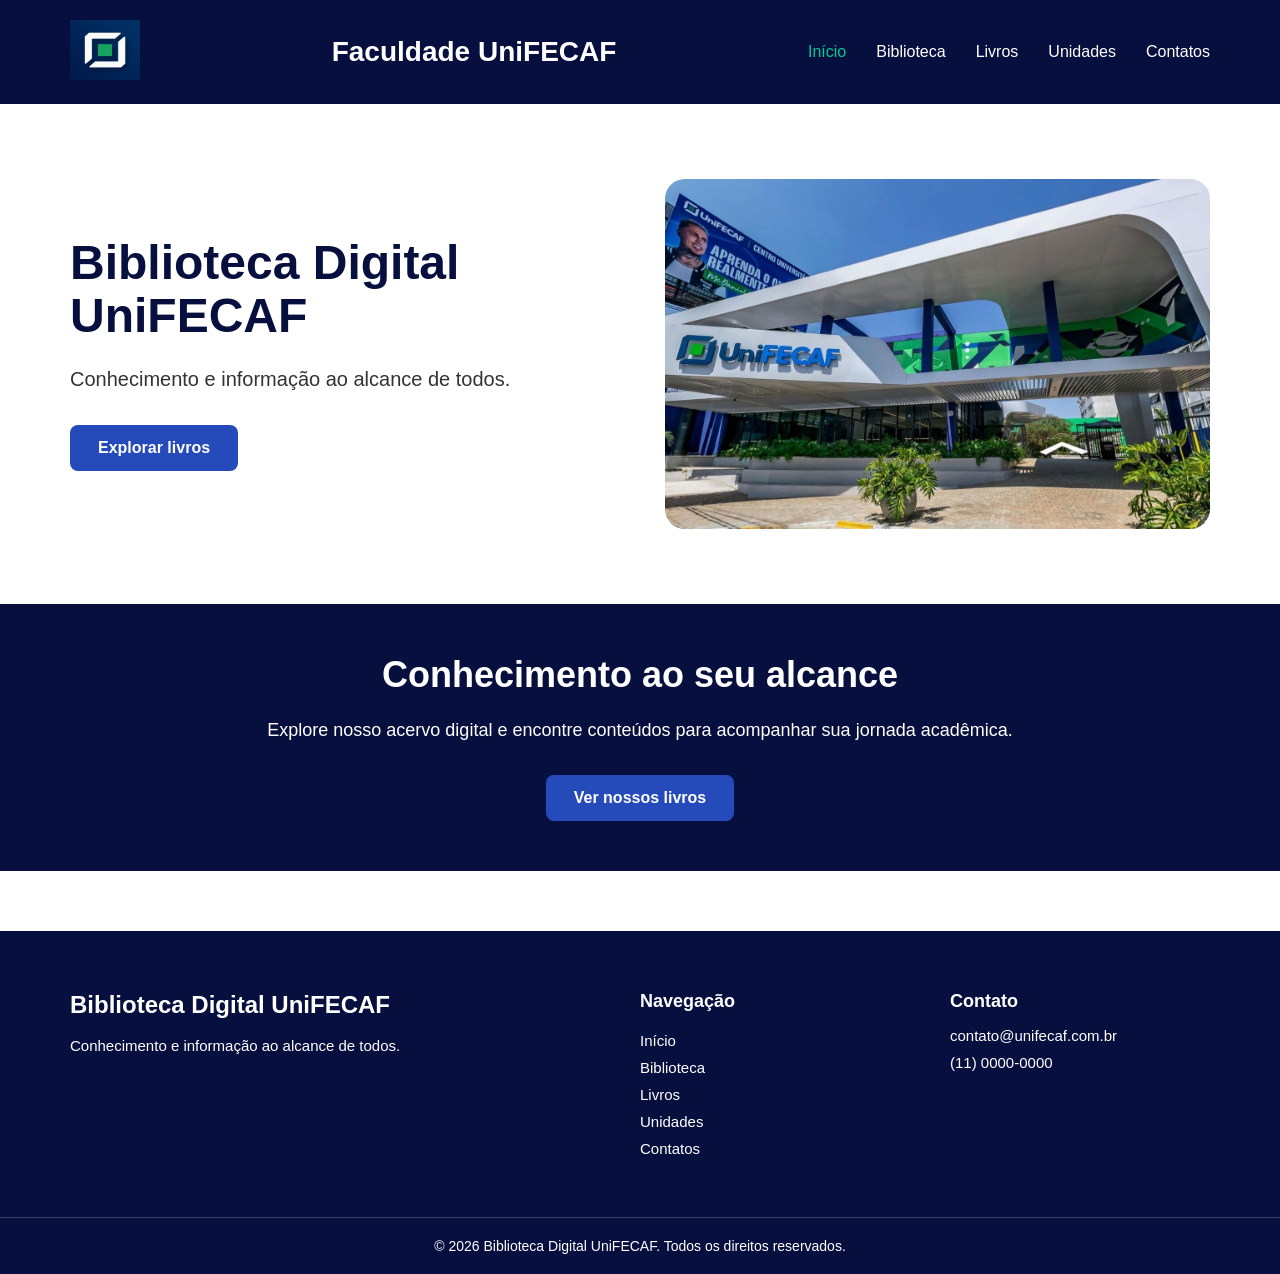
<file: index.html>
<!DOCTYPE html>

<html lang="pt-BR">

<head>
    <meta charset="UTF-8">
    <meta name="viewport" content="width=device-width, initial-scale=1.0">

    <title>Biblioteca Digital UNIFECAF</title>

    <link rel="stylesheet" href="css/style.css">
</head>

<body>

    <!-- HEADER -->
    <header>

        <nav>

            <div>
                <img src="image/uni2.jpg" width="70" height="60" alt="UniFECAF">
            </div>

            <div class="logo">
                Faculdade UniFECAF
            </div>

            <ul>
                <li>
                    <a href="index.html" class="pagina-atual">Início</a>
                </li>
                <li>
                    <a href="biblioteca.html">Biblioteca</a>
                </li>

                <li>
                    <a href="livros.html">Livros</a>
                </li>

                <li>
                    <a href="unidades.html">Unidades</a>
                </li>

                <li>
                    <a href="contato.html">Contatos</a>
                </li>
            </ul>

        </nav>

    </header>


    <!-- CONTEÚDO PRINCIPAL -->
    <main>

        <!-- HERO -->
        <section class="hero" id="inicio">

            <div class="hero-conteudo">

                <h1>
                    Biblioteca Digital UniFECAF
                </h1>

                <p>
                    Conhecimento e informação ao alcance de todos.
                </p>

                <a href="livros.html" class="botao">
                    Explorar livros
                </a>

            </div>

            

            <div class="hero-imagem">

                <img src="image/unni.jpg" width="70" height="60">

            </div>

        </section>
        
        <!-- DESTAQUE -->
        <section class="destaque">

            <div class="destaque-conteudo">

                <h2>
                    Conhecimento ao seu alcance
                </h2>

                <p>
                    Explore nosso acervo digital e encontre conteúdos
                    para acompanhar sua jornada acadêmica.
                </p>

                <a href="livros.html" class="botao">
                    Ver nossos livros
                </a>

            </div>

        </section>

    </main>


    <!-- FOOTER -->
    <footer>

        <div class="footer-conteudo">

        <div class="footer-info">

            <h2>
                Biblioteca Digital UniFECAF
            </h2>

            <p>
                Conhecimento e informação ao alcance de todos.
            </p>

        </div>


        <div class="footer-links">

            <h3>
                Navegação
            </h3>

                <a href="index.html">
                    Início
                </a>

                <a href="biblioteca.html">
                    Biblioteca
                </a>

                <a href="livros.html">
                    Livros
                </a>

                <a href="unidades.html">
                    Unidades
                </a>

                <a href="contato.html">
                    Contatos
                </a>

        </div>


        <div class="footer-contato">

            <h3>
                Contato
            </h3>

            <p>
                contato@unifecaf.com.br
            </p>

            <p>
                (11) 0000-0000
            </p>

        </div>

        </div>


        <div class="footer-final">

            <p>
                © 2026 Biblioteca Digital UniFECAF. Todos os direitos reservados.
            </p>

        </div>

    </footer>

</body>

</html>
</file>
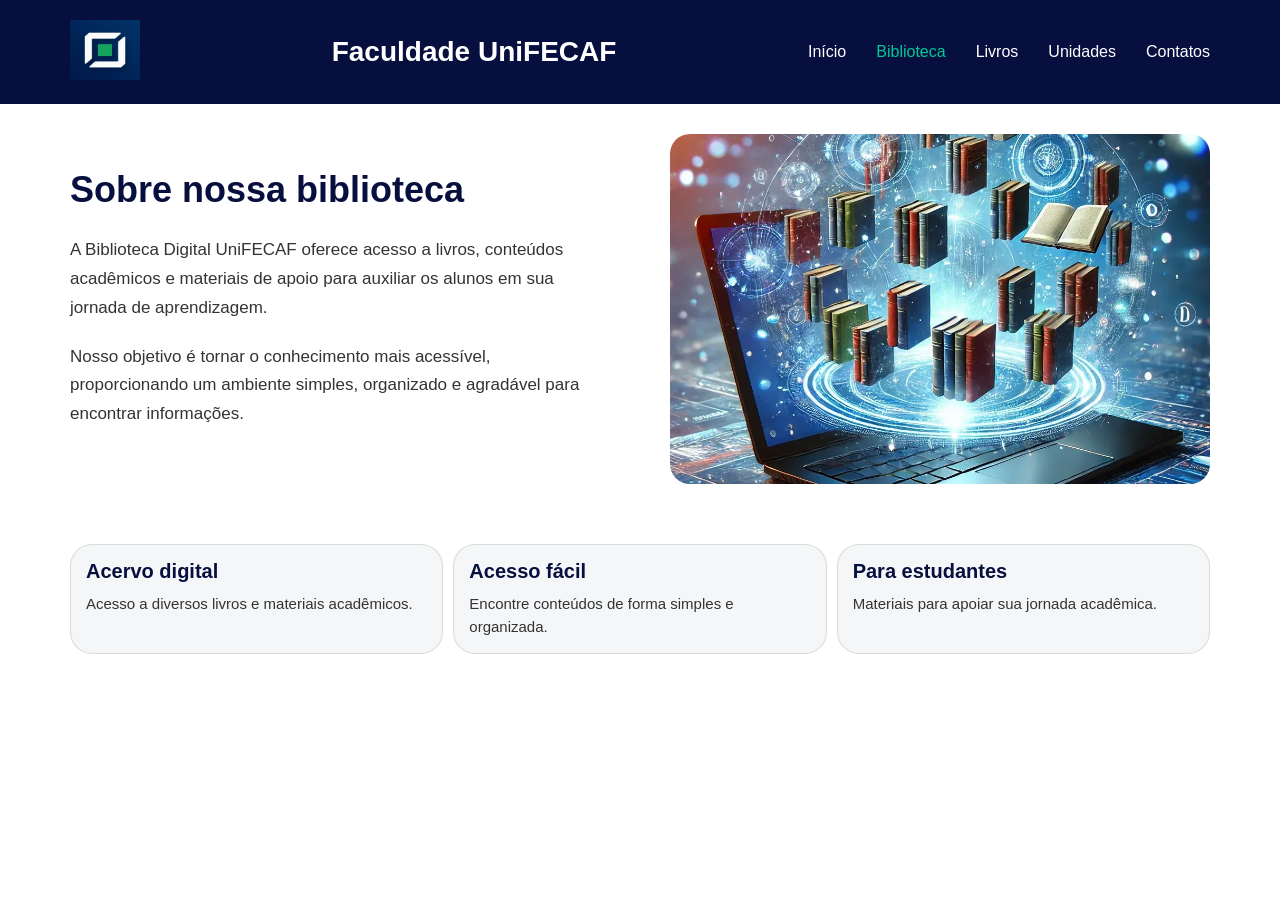
<file: biblioteca.html>
<!DOCTYPE html>

<html lang="pt-BR">

<head>

    <meta charset="UTF-8">
    <meta name="viewport" content="width=device-width, initial-scale=1.0">

    <title>Biblioteca Digital UNIFECAF</title>

    <link rel="stylesheet" href="css/style.css">

</head>

<body>

    <!-- HEADER -->
    <header>

        <nav>

            <div>
                <img src="image/uni2.jpg" width="70" height="60" alt="UniFECAF">
            </div>

            <div class="logo">
                Faculdade UniFECAF
            </div>

            <ul>

                <li>
                    <a href="index.html">Início</a>
                </li>

                <li>
                    <a href="biblioteca.html" class="pagina-atual">Biblioteca</a>
                </li>

                <li>
                    <a href="livros.html">Livros</a>
                </li>

                <li>
                    <a href="unidades.html">Unidades</a>
                </li>

                <li>
                    <a href="contato.html">Contatos</a>
                </li>

            </ul>

        </nav>

    </header>


    <!-- CONTEÚDO PRINCIPAL -->
    <main>

        <!-- BIBLIOTECA -->
        <section class="biblioteca">

            <div class="biblioteca-conteudo">

                <h2>
                    Sobre nossa biblioteca
                </h2>

                <p>
                    A Biblioteca Digital UniFECAF oferece acesso a livros,
                    conteúdos acadêmicos e materiais de apoio para auxiliar
                    os alunos em sua jornada de aprendizagem.
                </p>

                <p>
                    Nosso objetivo é tornar o conhecimento mais acessível,
                    proporcionando um ambiente simples, organizado e
                    agradável para encontrar informações.
                </p>

            </div>


            <div class="biblioteca-imagem">

                <img src="image/bibuni.png" width="70" height="60">

            </div>


            <div class="biblioteca-info">
                <!--INFO CARD - BIBLIOTECA-->
                <div class="info-card">

                    <h3>
                        Acervo digital
                    </h3>

                    <p>
                        Acesso a diversos livros e materiais acadêmicos.
                    </p>

                </div>


                <div class="info-card">

                    <h3>
                        Acesso fácil
                    </h3>

                    <p>
                        Encontre conteúdos de forma simples e organizada.
                    </p>

                </div>


                <div class="info-card">

                    <h3>
                        Para estudantes
                    </h3>

                    <p>
                        Materiais para apoiar sua jornada acadêmica.
                    </p>

                </div>

            </div>

        </section>

    </main>


    <!-- FOOTER -->
    <footer>

    </footer>

</body>

</html>
</file>
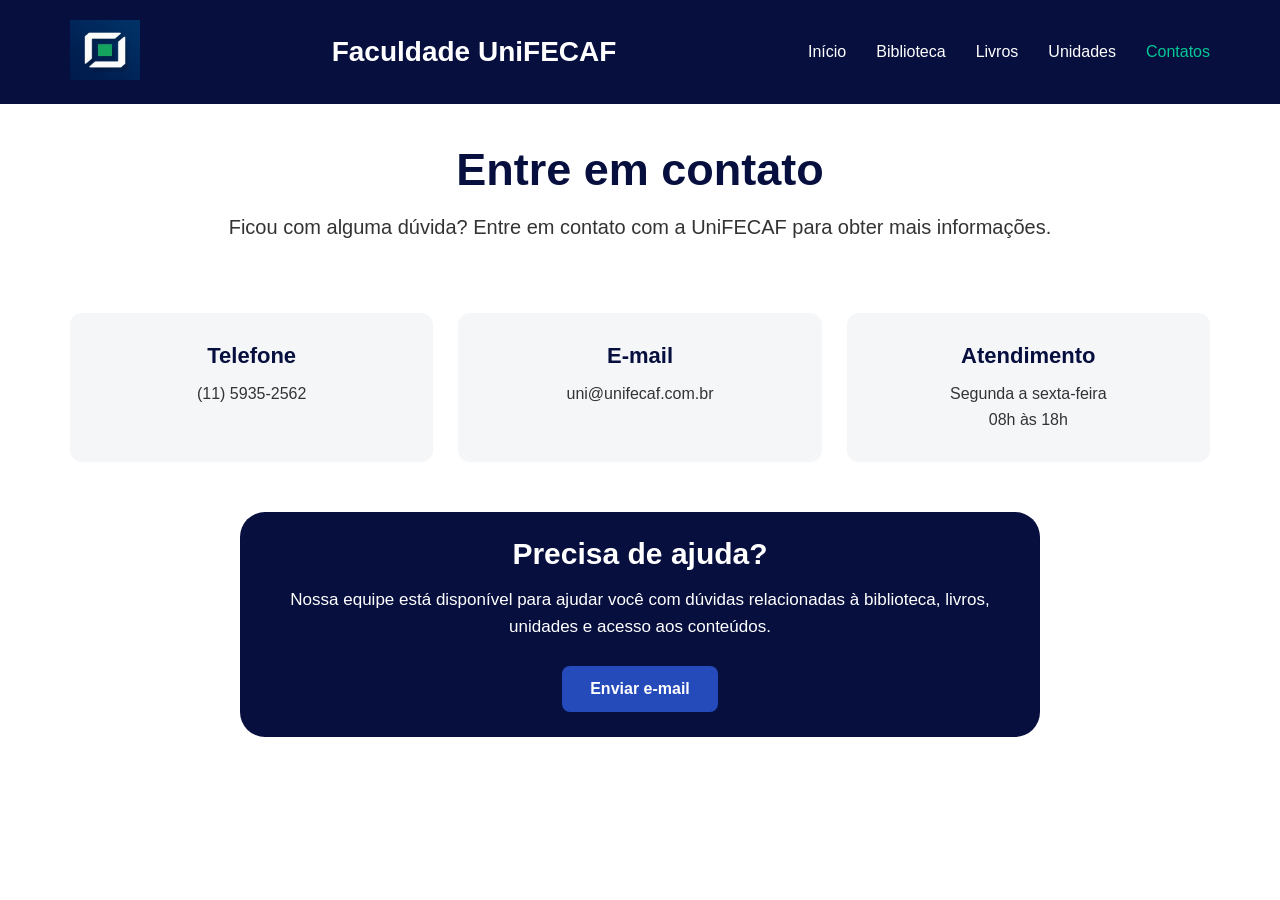
<file: contato.html>
<!DOCTYPE html>

<html lang="pt-BR">

<head>

    <meta charset="UTF-8">
    <meta name="viewport" content="width=device-width, initial-scale=1.0">

    <title>Contatos | Biblioteca Digital UNIFECAF</title>

    <link rel="stylesheet" href="css/style.css">

</head>

<body>

    <!-- HEADER -->
    <header>

        <nav>

            <div>
                <img src="image/uni2.jpg" width="70" height="60" alt="Logo da UniFECAF">
            </div>

            <div class="logo">
                Faculdade UniFECAF
            </div>

            <ul>

                <li>
                    <a href="index.html">Início</a>
                </li>

                <li>
                    <a href="biblioteca.html">Biblioteca</a>
                </li>

                <li>
                    <a href="livros.html">Livros</a>
                </li>

                <li>
                    <a href="unidades.html">Unidades</a>
                </li>

                <li>
                    <a href="contato.html" class="pagina-atual">Contatos</a>
                </li>

            </ul>

        </nav>

    </header>


    <!-- CONTEÚDO PRINCIPAL -->
    <main>

        <!-- CONTATO -->
        <section class="contato">

            <div class="contato-conteudo">

                <h1>
                    Entre em contato
                </h1>

                <p>
                    Ficou com alguma dúvida? Entre em contato com a
                    UniFECAF para obter mais informações.
                </p>

            </div>


            <!-- INFORMAÇÕES DE CONTATO -->
            <div class="contato-info">

                <div class="contato-card">

                    <h2>
                        Telefone
                    </h2>

                    <p>
                        (11) 5935-2562
                    </p>

                </div>


                <div class="contato-card">

                    <h2>
                        E-mail
                    </h2>

                    <p>
                        uni@unifecaf.com.br
                    </p>

                </div>


                <div class="contato-card">

                    <h2>
                        Atendimento
                    </h2>

                    <p>
                        Segunda a sexta-feira
                        <br>
                        08h às 18h
                    </p>

                </div>

            </div>


            <!-- MENSAGEM -->
            <div class="contato-mensagem">

                <h2>
                    Precisa de ajuda?
                </h2>

                <p>
                    Nossa equipe está disponível para ajudar você
                    com dúvidas relacionadas à biblioteca, livros,
                    unidades e acesso aos conteúdos.
                </p>

                <a href="mailto:contato@unifecaf.com.br" class="botao">
                    Enviar e-mail
                </a>

            </div>

        </section>

    </main>


    <!-- FOOTER -->
    <footer>

    </footer>

</body>

</html>
</file>
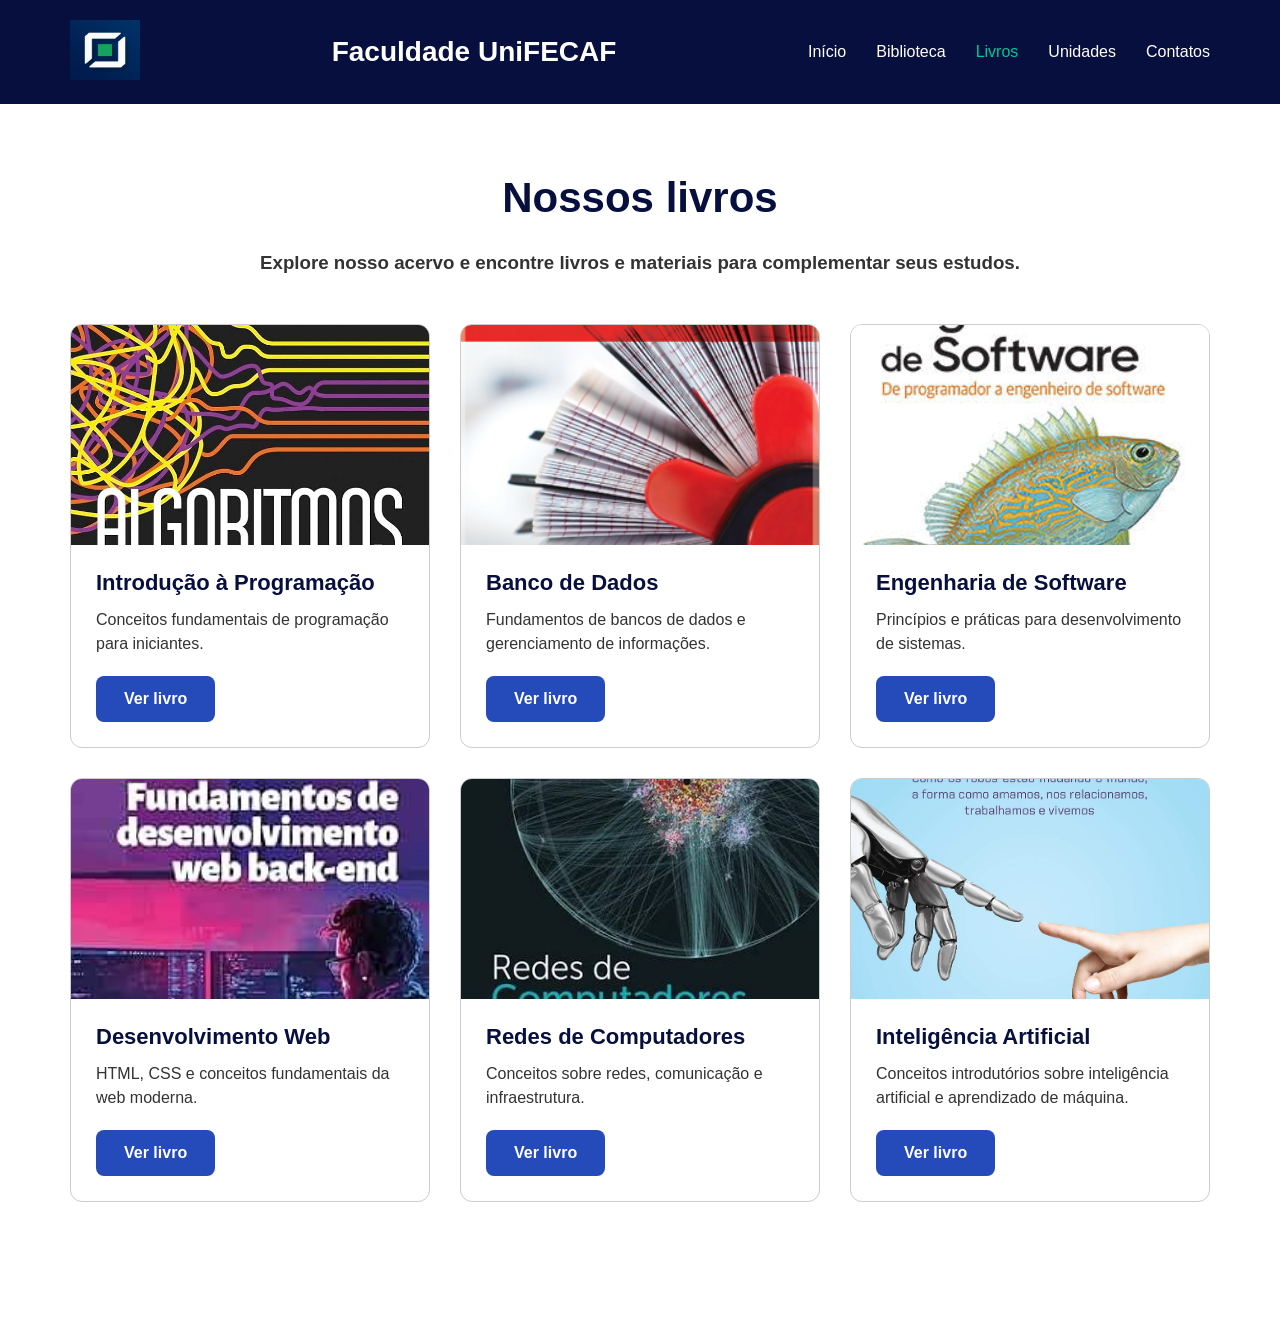
<file: livros.html>
<!DOCTYPE html>

<html lang="pt-BR">

<head>

    <meta charset="UTF-8">
    <meta name="viewport" content="width=device-width, initial-scale=1.0">

    <title>Livros | Biblioteca Digital UNIFECAF</title>

    <link rel="stylesheet" href="css/style.css">

</head>

<body>

    <!-- HEADER -->
    <header>

        <nav>

            <div>
                <img src="image/uni2.jpg" width="70" height="60" alt="UniFECAF">
            </div>

            <div class="logo">
                Faculdade UniFECAF
            </div>

            <ul>

                <li>
                    <a href="index.html">Início</a>
                </li>

                <li>
                    <a href="biblioteca.html">Biblioteca</a>
                </li>

                <li>
                    <a href="livros.html" class="pagina-atual">Livros</a>
                </li>

                <li>
                    <a href="unidades.html">Unidades</a>
                </li>

                <li>
                    <a href="contato.html">Contatos</a>
                </li>

            </ul>

        </nav>

    </header>


    <!-- CONTEÚDO PRINCIPAL -->
    <main>

        <!-- LIVROS -->
        <section class="livros">

            <div class="livros-conteudo">

                <h1>
                    Nossos livros
                </h1>

                <h3>
                    Explore nosso acervo e encontre livros e materiais
                    para complementar seus estudos.
                </h3>

            </div>


            <!-- LISTA DE LIVROS -->
            <div class="livros-grid">

                <!-- LIVRO 1 -->
                <div class="livro-card">

                    <div class="livro-imagem">

                        <img src="image/livroprogram.jpg" alt="Lógica e Algoritmos">

                    </div>

                    <div class="livro-conteudo">

                        <h2>
                            Introdução à Programação
                        </h2>

                        <p>
                            Conceitos fundamentais de programação
                            para iniciantes.
                        </p>

                        <a href="#" class="botao">
                            Ver livro
                        </a>

                    </div>

                </div>


                <!-- LIVRO 2 -->
                <div class="livro-card">

                    <div class="livro-imagem">

                        <img src="image/livrosql.png" alt="SQL e Teoria Relacional">

                    </div>

                    <div class="livro-conteudo">

                        <h2>
                            Banco de Dados
                        </h2>

                        <p>
                            Fundamentos de bancos de dados e
                            gerenciamento de informações.
                        </p>

                        <a href="#" class="botao">
                            Ver livro
                        </a>

                    </div>

                </div>


                <!-- LIVRO 3 -->
                <div class="livro-card">

                    <div class="livro-imagem">

                        <img src="image/engsoft.jpg" alt="Engenharia de Software e Algoritmos">

                    </div>

                    <div class="livro-conteudo">

                        <h2>
                            Engenharia de Software
                        </h2>

                        <p>
                            Princípios e práticas para desenvolvimento
                            de sistemas.
                        </p>

                        <a href="#" class="botao">
                            Ver livro
                        </a>

                    </div>

                </div>


                <!-- LIVRO 4 -->
                <div class="livro-card">

                    <div class="livro-imagem">

                        <img src="image/web.jpg" alt="Desenvolvimento Web - Backend">

                    </div>

                    <div class="livro-conteudo">

                        <h2>
                            Desenvolvimento Web
                        </h2>

                        <p>
                            HTML, CSS e conceitos fundamentais da
                            web moderna.
                        </p>

                        <a href="#" class="botao">
                            Ver livro
                        </a>

                    </div>

                </div>


                <!-- LIVRO 5 -->
                <div class="livro-card">

                    <div class="livro-imagem">

                        <img src="image/redes.jpg" alt="Livro Rede de Computadores">

                    </div>

                    <div class="livro-conteudo">

                        <h2>
                            Redes de Computadores
                        </h2>

                        <p>
                            Conceitos sobre redes, comunicação e
                            infraestrutura.
                        </p>

                        <a href="#" class="botao">
                            Ver livro
                        </a>

                    </div>

                </div>


                <!-- LIVRO 6 -->
                <div class="livro-card">

                    <div class="livro-imagem">

                        <img src="image/ia.jpg" alt="Inteligência Artificial Moderna">
                        
                    </div>

                    <div class="livro-conteudo">

                        <h2>
                            Inteligência Artificial
                        </h2>

                        <p>
                            Conceitos introdutórios sobre inteligência
                            artificial e aprendizado de máquina.
                        </p>

                        <a href="#" class="botao">
                            Ver livro
                        </a>

                    </div>

                </div>

            </div>

        </section>

    </main>


    <!-- FOOTER -->
    <footer>

    </footer>

</body>

</html>
</file>
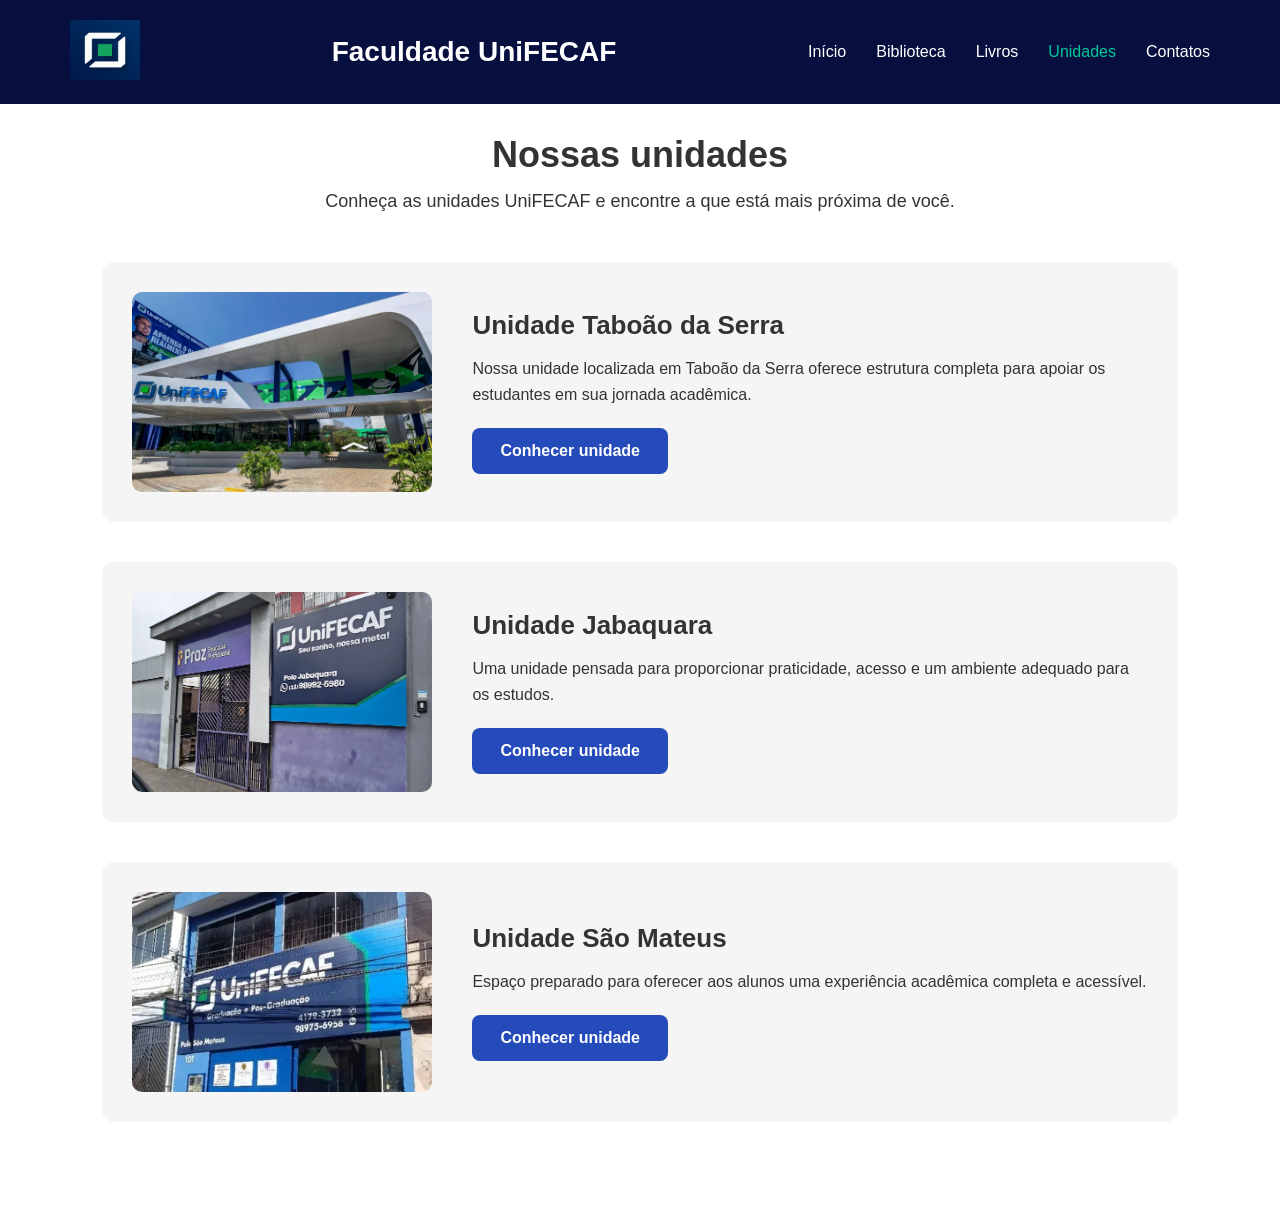
<file: unidades.html>
<!DOCTYPE html>

<html lang="pt-BR">

<head>

    <meta charset="UTF-8">
    <meta name="viewport" content="width=device-width, initial-scale=1.0">

    <title>Unidades | Biblioteca Digital UNIFECAF</title>

    <link rel="stylesheet" href="css/style.css">

</head>

<body>

    <!-- HEADER -->
    <header>

        <nav>

            <div>
                <img src="image/uni2.jpg" width="70" height="60" alt="UniFECAF">
            </div>

            <div class="logo">
                Faculdade UniFECAF
            </div>

            <ul>

                <li>
                    <a href="index.html">Início</a>
                </li>

                <li>
                    <a href="biblioteca.html">Biblioteca</a>
                </li>

                <li>
                    <a href="livros.html">Livros</a>
                </li>

                <li>
                    <a href="unidades.html" class="pagina-atual">Unidades</a>
                </li>

                <li>
                    <a href="contato.html">Contatos</a>
                </li>

            </ul>

        </nav>

    </header>


    <!-- CONTEÚDO PRINCIPAL -->
    <main>

        <!-- UNIDADES -->
        <section class="unidades">

            <div class="unidades-conteudo">

                <h1>
                    Nossas unidades
                </h1>

                <p>
                    Conheça as unidades UniFECAF e encontre a que
                    está mais próxima de você.
                </p>

            </div>


            <!-- LISTA DE UNIDADES -->
            <div class="unidades-lista">


                <!-- UNIDADE 1 -->
                <article class="unidade">

                    <div class="unidade-imagem">

                        <img src="image/unitab.jpg" alt= "Unidade UniFECAF Taboão da Serra">
                        
                    </div>

                    <div class="unidade-conteudo">

                        <h2>
                            Unidade Taboão da Serra
                        </h2>

                        <p>
                            Nossa unidade localizada em Taboão da Serra
                            oferece estrutura completa para apoiar os
                            estudantes em sua jornada acadêmica.
                        </p>

                        <a href="contato.html" class="botao">
                            Conhecer unidade
                        </a>

                    </div>

                </article>


                <!-- UNIDADE 2 -->
                <article class="unidade">

                    <div class="unidade-imagem">

                        <img src="image/unijab.jpg" alt="Unidade UniFECAF Jabaquara">
                                             
                    </div>

                    <div class="unidade-conteudo">

                        <h2>
                            Unidade Jabaquara
                        </h2>

                        <p>
                            Uma unidade pensada para proporcionar
                            praticidade, acesso e um ambiente adequado
                            para os estudos.
                        </p>

                        <a href="contato.html" class="botao">
                            Conhecer unidade
                        </a>

                    </div>

                </article>


                <!-- UNIDADE 3 -->
                <article class="unidade">

                    <div class="unidade-imagem">

                        <img src="image/unisaomat.jpg" alt= "Unidade UniFECAF São Mateus">              
                            
                    </div>

                    <div class="unidade-conteudo">

                        <h2>
                            Unidade São Mateus
                        </h2>

                        <p>
                            Espaço preparado para oferecer aos alunos
                            uma experiência acadêmica completa e
                            acessível.
                        </p>

                        <a href="contato.html" class="botao">
                            Conhecer unidade
                        </a>

                    </div>

                </article>


            </div>

        </section>

    </main>


    <!-- FOOTER -->
    <footer>

    </footer>

</body>

</html>
</file>
<file: css/style.css>
*{
    margin: 0;
    padding: 0;
    box-sizing: border-box;
}
 /*=========================
  PALETA DE CORES NAVEGADOR
  ==========================*/
:root {
    --azul-principal: #070F3F;
    --azul-secundario: #254AB9;
    --verde-destaque: #00C896;
    --branco: #FFFFFF;
    --cinza-claro: #F5F6F8;
    --cinza-texto: #333333;
}
 /*=================
   CONTEÚDO DO SITE
====================*/
body {

    font-family: Arial, sans-serif;
    color: var(--cinza-texto);
    background-color: var(--branco);
}
 /*=================
  LAYOUT NAVEGADOR
  ==================*/
nav {
    display: flex;
    justify-content: space-between;
    align-items: center;

    max-width: 1200px;
    margin: 0 auto;
    padding: 20px 30px;
}
 /*===========
   CABEÇALHO
  ============*/
header {
    background-color: var(--azul-principal);
}

.logo {
    color: var(--branco);
    font-size: 28px;
    font-weight: 700;
}
 /*=========
   MENU
 ===========*/
nav ul {
    display: flex;
    list-style: none;
    gap: 30px;
}

nav a {
    color: var(--branco);
    text-decoration: none;
    font-size: 16px;
}

nav a:hover {
    color: var(--verde-destaque);
}

.hero {
    display: flex;
    align-items: center;
    justify-content: space-between;

    max-width: 1200px;
    min-height: 500px;
    margin: 0 auto;

    padding: 60px 30px;
    gap: 50px;
}

.hero-conteudo {
    flex: 1;
}

.hero h1 {
    font-size: 48px;
    line-height: 1.1;
    color: var(--azul-principal);
    margin-bottom: 20px;
}

.hero p {
    font-size: 20px;
    line-height: 1.6;
    margin-bottom: 30px;
}

.botao {
    display: inline-block;

    padding: 14px 28px;

    background-color: var(--azul-secundario);
    color: var(--branco);

    text-decoration: none;
    font-weight: 600;

    border-radius: 8px;

    transition: 0.3s;
}
/*Mouse passando por cima*/
.botao:hover {
    background-color: var(--verde-destaque);
}
/*Elemento selecionado/Focado*/
.botao:focus {
    outline: 2px solid var(--verde-destaque);

    outline-offset: 4px;
}

.hero-imagem {
    flex: 1;

    min-height: 350px;

    background-color: var(--cinza-claro);

    border-radius: 20px;
}

.hero-imagem {
    width: 100%;
    height: 350px;
}

.hero-imagem img {
    width: 100%;
    height: 100%;
    object-fit: cover;
    border-radius: 20px;
}

/* =========================
   SOBRE A BIBLIOTECA
========================= */

.biblioteca {
    display: grid;
    grid-template-columns: 1fr 1fr;
    align-items: center;
    gap: 60px;

    max-width: 1200px;
    margin: 0 auto;
    padding: 30px 30px;
}
/* "SOBRE NOSSA BIBLIOTECA"*/
.biblioteca-conteudo h2 {
    font-size: 36px;
    color: var(--azul-principal);
    margin-bottom: 25px;
}

.biblioteca-conteudo p {
    font-size: 17px;
    line-height: 1.7;
    margin-bottom: 20px;
}

.biblioteca-imagem {
    width: 100%;
    height: 350px;
}

.biblioteca-imagem img {
    width: 100%;
    height: 100%;
    object-fit: cover;
    border-radius: 20px;
}

.biblioteca-info {
    grid-column: 1 / -1;

    display: grid;
    grid-template-columns: repeat(3, 1fr);
    gap: 10px;
}
/*BORDAS  DO CARD*/
.info-card {
    padding: 15px;
    border: 1px solid #cccccca6;
    
    background-color: var(--cinza-claro);

    border-radius: 22px;
}
/*CONTEÚDO  DO CARD*/
.info-card h3 {
    color: var(--azul-principal);
    font-size: 20px;
    margin-bottom: 10px;
}

.info-card p {
    font-size: 15px;
    line-height: 1.5;
}

/* =========================
   BANNER DE DESTAQUE
========================= */

.destaque {
    background-color: var(--azul-principal);

    width: 100%;

    padding: 50px 30px;

    text-align: center;
}

.destaque-conteudo {
    max-width: 800px;
    margin: 0 auto;
}

.destaque h2 {
    color: var(--branco);
    font-size: 36px;
    margin-bottom: 20px;
}

.destaque p {
    color: var(--branco);
    font-size: 18px;
    line-height: 1.6;
    margin-bottom: 30px;
}

/* =========================
   PÁGINA DE LIVROS
========================= */

.livros {
    max-width: 1200px;
    margin: 0 auto;
    padding: 70px 30px;
}

.livros-conteudo {
    text-align: center;
    margin-bottom: 50px;
}

.livros-conteudo h1 {
    font-size: 42px;
    color: var(--azul-principal);
    margin-bottom: 30px;
}

.livros-conteudo p {
    font-size: 18px;
    line-height: 1.6;
}


/* =========================
   GRID DOS LIVROS
========================= */

.livros-grid {
    display: grid;

    grid-template-columns: repeat(3, 1fr);

    gap: 30px;
}


/* =========================
   CARD DO LIVRO
========================= */

.livro-card {
    background-color: var(--branco);

    border: 1px solid #cccccc;

    border-radius: 12px;

    overflow: hidden;

    transition: 0.3s;
}

.livro-card:hover {
    transform: translateY(-5px);
}


/* =========================
   IMAGEM DO LIVRO
========================= */

.livro-imagem {
    height: 220px;

    background-color: var(--cinza-claro);

    overflow: hidden;
}

.livro-imagem img {
    width: 100%;
    height: 100%;

    object-fit: cover;

    display: block;
}


/* =========================
   CONTEÚDO DO CARD
========================= */

.livro-conteudo {
    padding: 25px;
}

.livro-conteudo h2 {
    color: var(--azul-principal);

    font-size: 22px;

    margin-bottom: 12px;
}

.livro-conteudo p {
    font-size: 16px;

    line-height: 1.5;

    margin-bottom: 20px;
}

/*====================
   SESSÃO UNIDADES 
======================*/

.unidades {
    padding: 30px 8%;
}

.unidades-conteudo {
    text-align: center;
    margin-bottom: 50px;
}

.unidades-conteudo h1 {
    font-size: 36px;
    margin-bottom: 15px;
}

.unidades-conteudo p {
    font-size: 18px;
}

/*====================
   LISTA DE UNIDADES 
======================*/

.unidades-lista {
    display: flex;
    flex-direction: column;
    gap: 40px;
}

/*==================
   CARD DA UNIDADE
====================*/

.unidade {
    display: flex;
    align-items: center;
    gap: 40px;

    padding: 30px;

    border-radius: 12px;

    background-color: #f5f5f5;
}

/*============
    IMAGEM 
==============*/

.unidade-imagem {
    width: 300px;
    height: 200px;

    flex-shrink: 0;
}

.unidade-imagem img {
    width: 100%;
    height: 100%;

    object-fit: cover;

    border-radius: 10px;
}

/*============
   CONTEÚDO 
==============*/

.unidade-conteudo {
    flex: 1;
}

.unidade-conteudo h2 {
    font-size: 26px;
    margin-bottom: 15px;
}

.unidade-conteudo p {
    font-size: 16px;
    line-height: 1.6;

    margin-bottom: 20px;
}


/* =========================
   PÁGINA DE CONTATO
========================= */

.contato {
    max-width: 1200px;

    margin: 0 auto;

    padding: 40px 30px;
}


/* =========================
   CABEÇALHO DO CONTATO
========================= */

.contato-conteudo {
    text-align: center;

    margin-bottom: 70px;
}

.contato-conteudo h1 {
    font-size: 45px;

    color: var(--azul-principal);

    margin-bottom: 15px;
}

.contato-conteudo p {
    font-size: 20px;

    line-height: 1.6;
}


/* =========================
   CARDS DE CONTATO
========================= */

.contato-info {
    display: grid;

    grid-template-columns: repeat(3, 1fr);

    gap: 25px;

    margin-bottom: 50px;
}

.contato-card {
    padding: 30px;

    background-color: var(--cinza-claro);

    border-radius: 12px;

    text-align: center;
}

.contato-card h2 {
    color: var(--azul-principal);

    font-size: 22px;

    margin-bottom: 12px;
}

.contato-card p {
    font-size: 16px;

    line-height: 1.6;
}


/* =========================
   MENSAGEM
========================= */

.contato-mensagem {
    max-width: 800px;

    margin: 0 auto;

    padding: 25px 30px;

    background-color: var(--azul-principal);

    border-radius: 25px;

    text-align: center;
}

.contato-mensagem h2 {
    color: var(--branco);

    font-size: 30px;

    margin-bottom: 15px;
}

.contato-mensagem p {
    color: var(--branco);

    font-size: 17px;

    line-height: 1.6;

    margin-bottom: 25px;
}
/* =========================
   FOOTER
========================= */

footer {
    background-color: var(--azul-principal);

    color: var(--branco);

    margin-top: 60px;
}


/* =========================
   CONTEÚDO DO FOOTER
========================= */

.footer-conteudo {
    max-width: 1200px;

    margin: 0 auto;

    padding: 60px 30px;

    display: grid;

    grid-template-columns: 2fr 1fr 1fr;

    gap: 50px;
}


/* =========================
   INFORMAÇÕES
========================= */

.footer-info h2 {
    font-size: 24px;

    margin-bottom: 15px;
}

.footer-info p {
    font-size: 15px;

    line-height: 1.6;
}


/* =========================
   LINKS
========================= */

.footer-links {
    display: flex;

    flex-direction: column;

    gap: 10px;
}

.footer-links h3,
.footer-contato h3 {
    font-size: 18px;

    margin-bottom: 10px;
}

.footer-links a {
    color: var(--branco);

    text-decoration: none;

    font-size: 15px;

    transition: 0.3s;
}

.footer-links a:hover {
    color: var(--verde-destaque);
}


/* =========================
   CONTATO
========================= */

.footer-contato p {
    font-size: 15px;

    line-height: 1.8;
}


/* =========================
   RODAPÉ FINAL
========================= */

.footer-final {
    border-top: 1px solid rgba(255, 255, 255, 0.2);

    text-align: center;

    padding: 20px 30px;
}

.footer-final p {
    font-size: 14px;
}

/* =========================
   RESPONSIVIDADE TELA
========================= */

@media (max-width: 768px) {

    nav {
        flex-direction: column;

        gap: 20px;

        padding: 20px;
    }

    nav ul {
        flex-direction: column;

        align-items: center;

        gap: 15px;
    }



    .hero {
        flex-direction: column;

        padding: 50px 20px;

        gap: 30px;
    }

    .hero-conteudo {
        text-align: center;
    }

    .hero h1 {
        font-size: 36px;
    }

    .hero p {
        font-size: 18px;
    }

    .hero-imagem {
        width: 100%;

        min-height: 250px;
    }

        .livros {
        padding: 50px 20px;
    }

    .livros-conteudo h1 {
        font-size: 36px;
    }

    .livros-grid {
        grid-template-columns: 1fr;

        gap: 25px;
    }

    .biblioteca {
        grid-template-columns: 1fr;

        padding: 50px 20px;

        gap: 30px;
    }

    .biblioteca-conteudo h2 {
        font-size: 32px;
    }

    .biblioteca-info {
        grid-template-columns: 1fr;

        gap: 20px;
    }

        .unidades {
        padding: 50px 20px;
    }

    .unidade {
        flex-direction: column;

        align-items: stretch;

        gap: 25px;

        padding: 20px;
    }

    .unidade-imagem {
        width: 100%;

        height: 220px;
    }

    .unidade-conteudo h2 {
        font-size: 24px;
    }

        .contato {
        padding: 50px 20px;
    }

    .contato-conteudo h1 {
        font-size: 36px;
    }

    .contato-info {
        grid-template-columns: 1fr;

        gap: 20px;
    }

    .contato-mensagem {
        padding: 40px 20px;
    }

        .footer-conteudo {
        grid-template-columns: 1fr;

        gap: 35px;

        padding: 40px 20px;
    }

}

.pagina-atual {
    color: var(--verde-destaque) !important;
}
</file>
